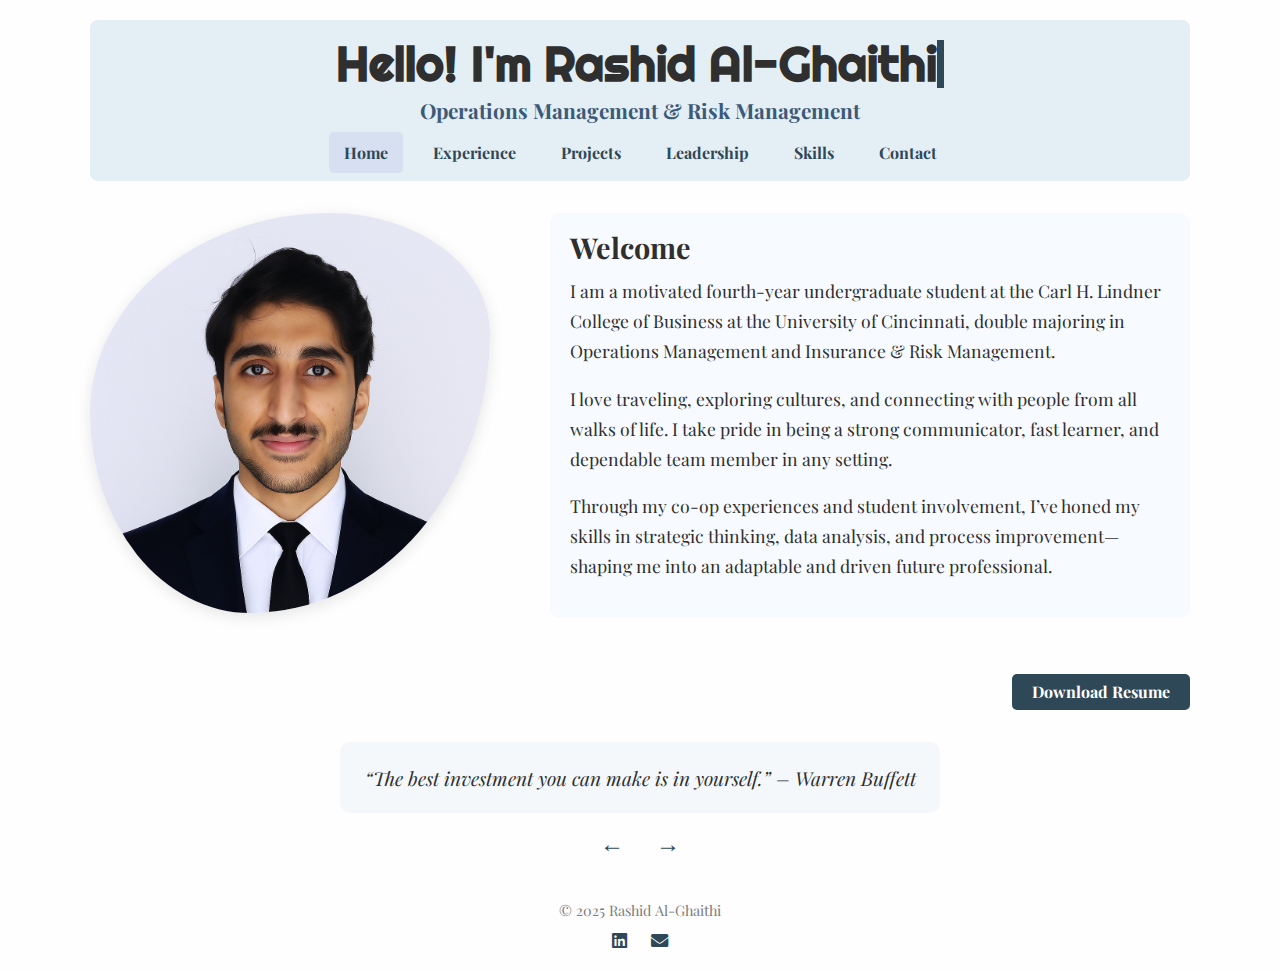
<file: index.html>
<!DOCTYPE html>
<html lang="en">
<head>
  <meta charset="UTF-8" />
  <meta name="viewport" content="width=device-width, initial-scale=1.0"/>
  <link rel="stylesheet" href="reset.css" />
  <link rel="stylesheet" href="main.css" />
  <link rel="preconnect" href="https://fonts.googleapis.com" />
  <link rel="preconnect" href="https://fonts.gstatic.com" crossorigin />
  <link href="https://fonts.googleapis.com/css2?family=Playfair+Display&family=Righteous&display=swap" rel="stylesheet"/>
  <link rel="stylesheet" href="https://use.fontawesome.com/releases/v5.15.4/css/all.css" crossorigin="anonymous"/>
  <title>Rashid Al-Ghaithi | Portfolio</title>
</head>
<body>
  <div class="wrapper">
    <header class="typewriter header-bg">
      <h1>Hello! I'm Rashid Al-Ghaithi</h1>
      <h2 class="subheading-highlight">Operations Management & Risk Management</h2>
    
      <nav>
        <ul>
          <li><a href="index.html" class="active">Home</a></li>
          <li><a href="experience.html">Experience</a></li>
          <li><a href="projects.html">Projects</a></li>
          <li><a href="leadership.html">Leadership</a></li>
          <li><a href="skills.html">Skills</a></li>
          <li><a href="contact.html">Contact</a></li>
        </ul>
      </nav>
    </header>

    <main>
      <section class="hero-section">
        <img src="photo1.png" alt="Rashid Al-Ghaithi smiling" class="hero-image larger" />
        
        <div class="intro intro-bg">
          <h3>Welcome</h3>
          <p>I am a motivated fourth-year undergraduate student at the Carl H. Lindner College of Business at the University of Cincinnati, double majoring in Operations Management and Insurance & Risk Management.</p>
          <p>I love traveling, exploring cultures, and connecting with people from all walks of life. I take pride in being a strong communicator, fast learner, and dependable team member in any setting.</p>
          <p>Through my co-op experiences and student involvement, I’ve honed my skills in strategic thinking, data analysis, and process improvement—shaping me into an adaptable and driven future professional.</p>
        </div>

        
        <div class="download-btn-container">
          <a href="Rashid_Resume.pdf" class="btn" target="_blank">Download Resume</a>
        </div>
      </section>

      <section class="quote-slider">
        <blockquote class="active">“The best investment you can make is in yourself.” – Warren Buffett</blockquote>
        <blockquote>“Success is not final; failure is not fatal: it is the courage to continue that counts.” – Winston Churchill</blockquote>
        <blockquote>“In the middle of difficulty lies opportunity.” – Albert Einstein</blockquote>
        <blockquote>“Leadership is not about being in charge. It is about taking care of those in your charge.” – Simon Sinek</blockquote>
        <div class="quote-nav">
          <button id="prev-quote">&#8592;</button>
          <button id="next-quote">&#8594;</button>
        </div>
      </section>
    </main>

    <footer class="center-footer">
      <p>&copy; 2025 Rashid Al-Ghaithi</p>
      <a href="https://www.linkedin.com/in/rashid-al-ghaithi" target="_blank"><i class="fab fa-linkedin"></i></a>
      <a href="mailto:alghairm@mail.uc.edu"><i class="fas fa-envelope"></i></a>
    </footer>
  </div>

  <script>
    const quotes = document.querySelectorAll('.quote-slider blockquote');
    const prevBtn = document.getElementById('prev-quote');
    const nextBtn = document.getElementById('next-quote');
    let index = 0;

    function showQuote(i) {
      quotes.forEach(q => q.classList.remove('active'));
      quotes[i].classList.add('active');
    }

    prevBtn.addEventListener('click', () => {
      index = (index - 1 + quotes.length) % quotes.length;
      showQuote(index);
    });

    nextBtn.addEventListener('click', () => {
      index = (index + 1) % quotes.length;
      showQuote(index);
    });
  </script>
</body>
</html>
</file>
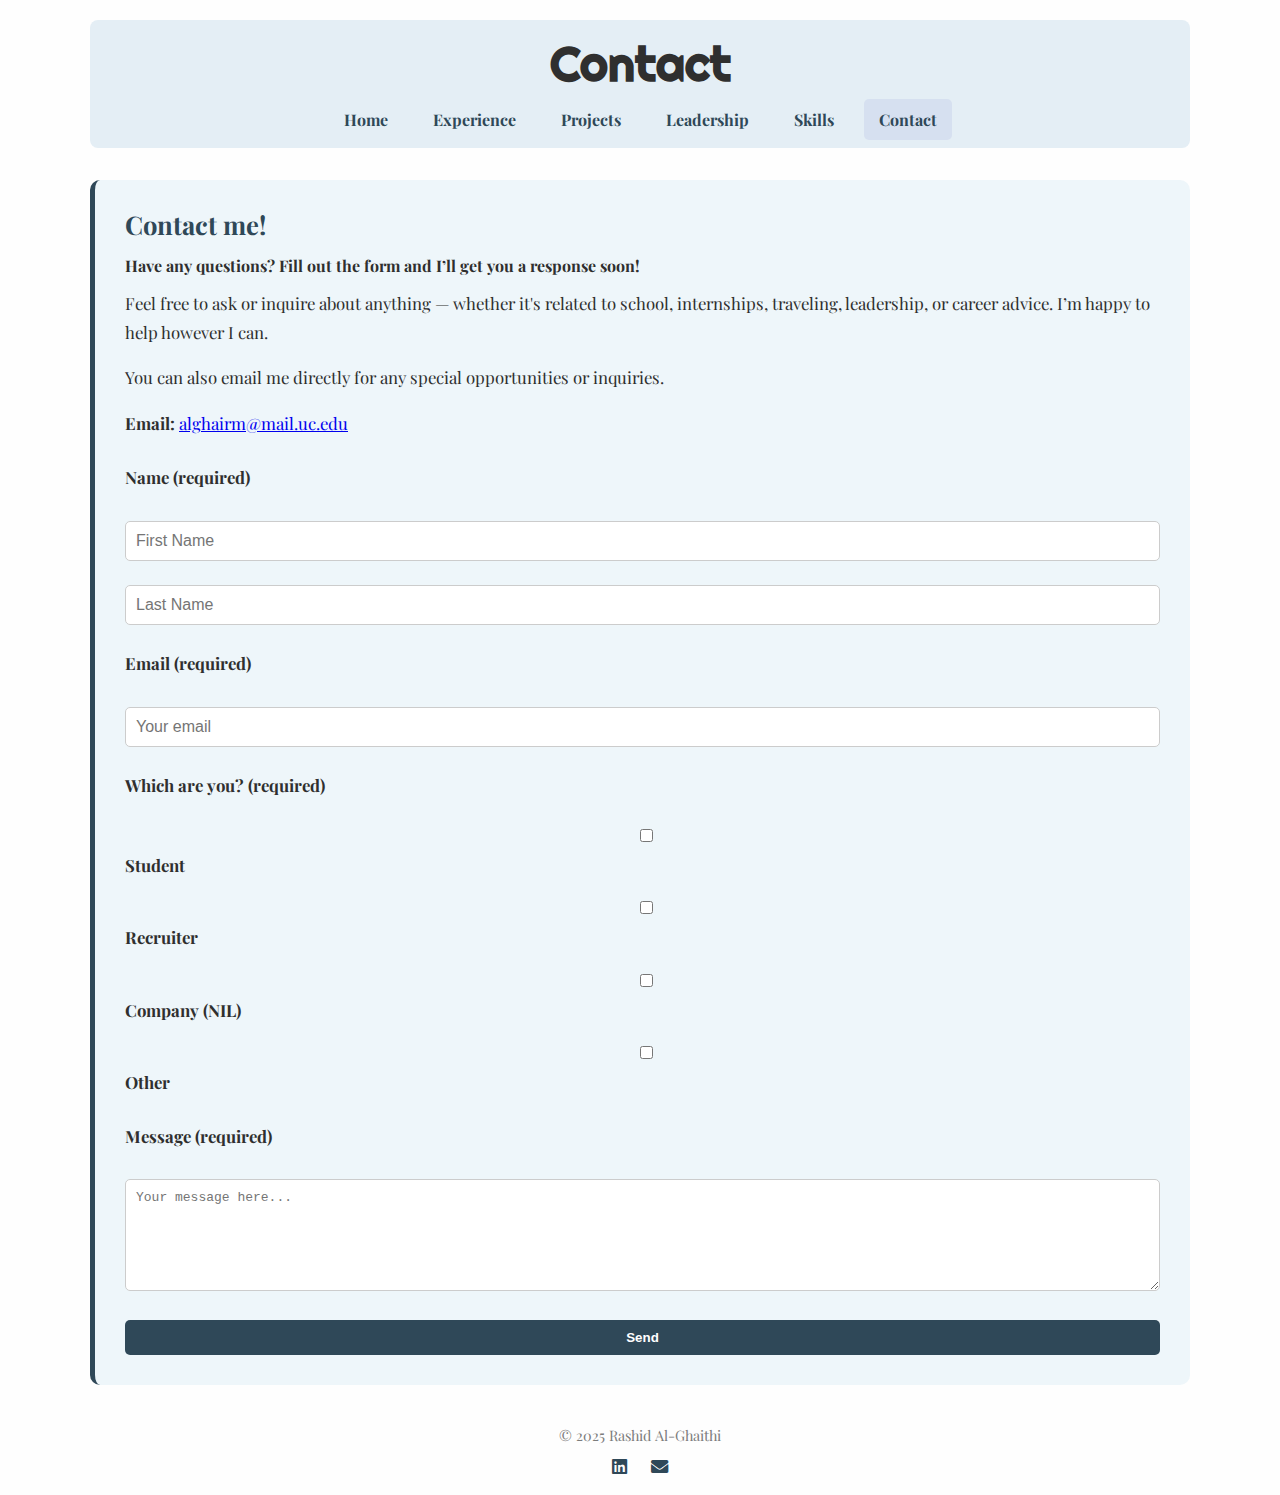
<file: contact.html>
<!DOCTYPE html>
<html lang="en">
<head>
  <meta charset="UTF-8" />
  <meta name="viewport" content="width=device-width, initial-scale=1.0"/>
  <link rel="stylesheet" href="reset.css" />
  <link rel="stylesheet" href="main.css" />
  <link rel="preconnect" href="https://fonts.googleapis.com" />
  <link rel="preconnect" href="https://fonts.gstatic.com" crossorigin />
  <link href="https://fonts.googleapis.com/css2?family=Playfair+Display&family=Righteous&display=swap" rel="stylesheet" />
  <link rel="stylesheet" href="https://use.fontawesome.com/releases/v5.15.4/css/all.css" crossorigin="anonymous"/>
  <title>Contact | Rashid Al-Ghaithi</title>
</head>
<body>
  <div class="wrapper">
    <header>
      <h1>Contact</h1>
      <nav>
        <ul>
          <li><a href="index.html">Home</a></li>
          <li><a href="experience.html">Experience</a></li>
          <li><a href="projects.html">Projects</a></li>
          <li><a href="leadership.html">Leadership</a></li>
          <li><a href="skills.html">Skills</a></li>
          <li><a href="contact.html" class="active">Contact</a></li>
        </ul>
      </nav>
    </header>

    <main>
      <section class="contact-container">
        <div class="contact-text">
          <h2 class="section-title">Contact me!</h2>
          <h3>Have any questions? Fill out the form and I’ll get you a response soon!</h3>
          <p>
            Feel free to ask or inquire about anything — whether it's related to school, internships, traveling, leadership, or career advice.  
            I’m happy to help however I can.
          </p>
          <p>
            You can also email me directly for any special opportunities or inquiries.
          </p>
          <p><strong>Email:</strong> <a href="mailto:alghairm@mail.uc.edu">alghairm@mail.uc.edu</a></p>
        </div>

        <!-- Formspree form -->
        <form class="contact-form" action="https://formspree.io/f/mqabgwag" method="POST">
          <label>Name <span>(required)</span></label>
          <div class="name-row">
            <input type="text" name="first-name" placeholder="First Name" required>
            <input type="text" name="last-name" placeholder="Last Name" required>
          </div>

          <label>Email <span>(required)</span></label>
          <input type="email" name="email" placeholder="Your email" required>

          <label>Which are you? <span>(required)</span></label>
            <div class="checkbox-group">
    <div><input type="checkbox" name="identity" value="Student"><label>Student</label></div>
    <div><input type="checkbox" name="identity" value="Recruiter"><label>Recruiter</label></div>
    <div><input type="checkbox" name="identity" value="Company"><label>Company (NIL)</label></div>
    <div><input type="checkbox" name="identity" value="Other"><label>Other</label></div>
  </div>

          <label>Message <span>(required)</span></label>
          <textarea name="message" rows="6" placeholder="Your message here..." required></textarea>

          <button type="submit" class="btn">Send</button>
        </form>
      </section>
    </main>

    <footer class="center-footer">
      <p>&copy; 2025 Rashid Al-Ghaithi</p>
      <a href="https://www.linkedin.com/in/rashid-al-ghaithi" target="_blank"><i class="fab fa-linkedin"></i></a>
      <a href="mailto:alghairm@mail.uc.edu"><i class="fas fa-envelope"></i></a>
    </footer>
  </div>
</body>
</html>
</file>
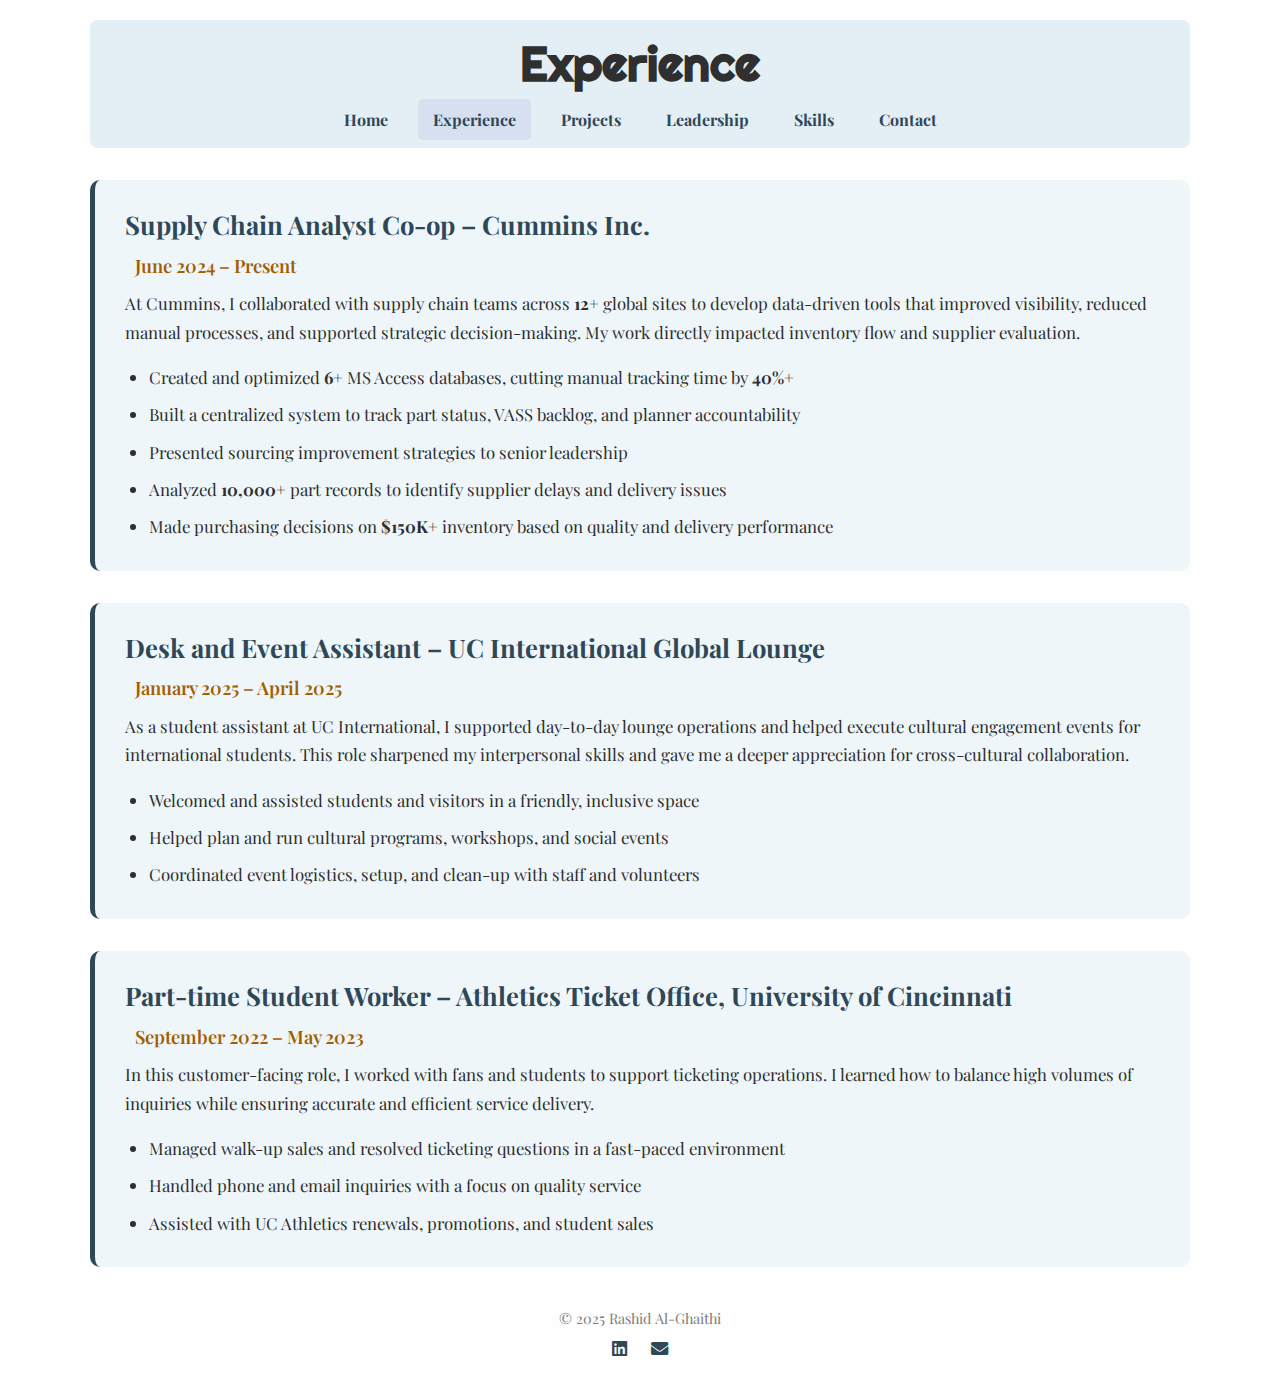
<file: experience.html>
<!DOCTYPE html>
<html lang="en">
<head>
  <meta charset="UTF-8" />
  <meta name="viewport" content="width=device-width, initial-scale=1.0"/>
  <link rel="stylesheet" href="reset.css" />
  <link rel="stylesheet" href="main.css" />
  <link rel="preconnect" href="https://fonts.googleapis.com" />
  <link rel="preconnect" href="https://fonts.gstatic.com" crossorigin />
  <link href="https://fonts.googleapis.com/css2?family=Playfair+Display&family=Righteous&display=swap" rel="stylesheet" />
  <link rel="stylesheet" href="https://use.fontawesome.com/releases/v5.15.4/css/all.css" crossorigin="anonymous"/>
  <title>Experience | Rashid Al-Ghaithi</title>
</head>
<body>
  <div class="wrapper">
    <header>
      <h1>Experience</h1>
      <nav>
        <ul>
          <li><a href="index.html">Home</a></li>
          <li><a href="experience.html" class="active">Experience</a></li>
          <li><a href="projects.html">Projects</a></li>
          <li><a href="leadership.html">Leadership</a></li>
          <li><a href="skills.html">Skills</a></li>
          <li><a href="contact.html">Contact</a></li>
        </ul>
      </nav>
    </header>

    <main>
      <section class="experience-section">
        <h2>Supply Chain Analyst Co-op – Cummins Inc.</h2>
        <span class="date-range">June 2024 – Present</span>
        <p>
          At Cummins, I collaborated with supply chain teams across <strong>12+</strong> global sites to develop data-driven tools that improved visibility, reduced manual processes, and supported strategic decision-making. My work directly impacted inventory flow and supplier evaluation.
        </p>
        <ul>
          <li>Created and optimized <strong>6+</strong> MS Access databases, cutting manual tracking time by <strong>40%</strong>+</li>
          <li>Built a centralized system to track part status, VASS backlog, and planner accountability</li>
          <li>Presented sourcing improvement strategies to senior leadership</li>
          <li>Analyzed <strong>10,000+</strong> part records to identify supplier delays and delivery issues</li>
          <li>Made purchasing decisions on <strong>$150K+</strong> inventory based on quality and delivery performance</li>
        </ul>
      </section>

      <section class="experience-section">
        <h2>Desk and Event Assistant – UC International Global Lounge</h2>
        <span class="date-range">January 2025 – April 2025</span>
        <p>
          As a student assistant at UC International, I supported day-to-day lounge operations and helped execute cultural engagement events for international students. This role sharpened my interpersonal skills and gave me a deeper appreciation for cross-cultural collaboration.
        </p>
        <ul>
          <li>Welcomed and assisted students and visitors in a friendly, inclusive space</li>
          <li>Helped plan and run cultural programs, workshops, and social events</li>
          <li>Coordinated event logistics, setup, and clean-up with staff and volunteers</li>
        </ul>
      </section>

      <section class="experience-section">
        <h2>Part-time Student Worker – Athletics Ticket Office, University of Cincinnati</h2>
        <span class="date-range">September 2022 – May 2023</span>
        <p>
          In this customer-facing role, I worked with fans and students to support ticketing operations. I learned how to balance high volumes of inquiries while ensuring accurate and efficient service delivery.
        </p>
        <ul>
          <li>Managed walk-up sales and resolved ticketing questions in a fast-paced environment</li>
          <li>Handled phone and email inquiries with a focus on quality service</li>
          <li>Assisted with UC Athletics renewals, promotions, and student sales</li>
        </ul>
      </section>
    </main>

    <footer class="center-footer">
      <p>&copy; 2025 Rashid Al-Ghaithi</p>
      <a href="https://www.linkedin.com/in/rashid-al-ghaithi" target="_blank"><i class="fab fa-linkedin"></i></a>
      <a href="mailto:alghairm@mail.uc.edu"><i class="fas fa-envelope"></i></a>
    </footer>
  </div>
</body>
</html>
</file>
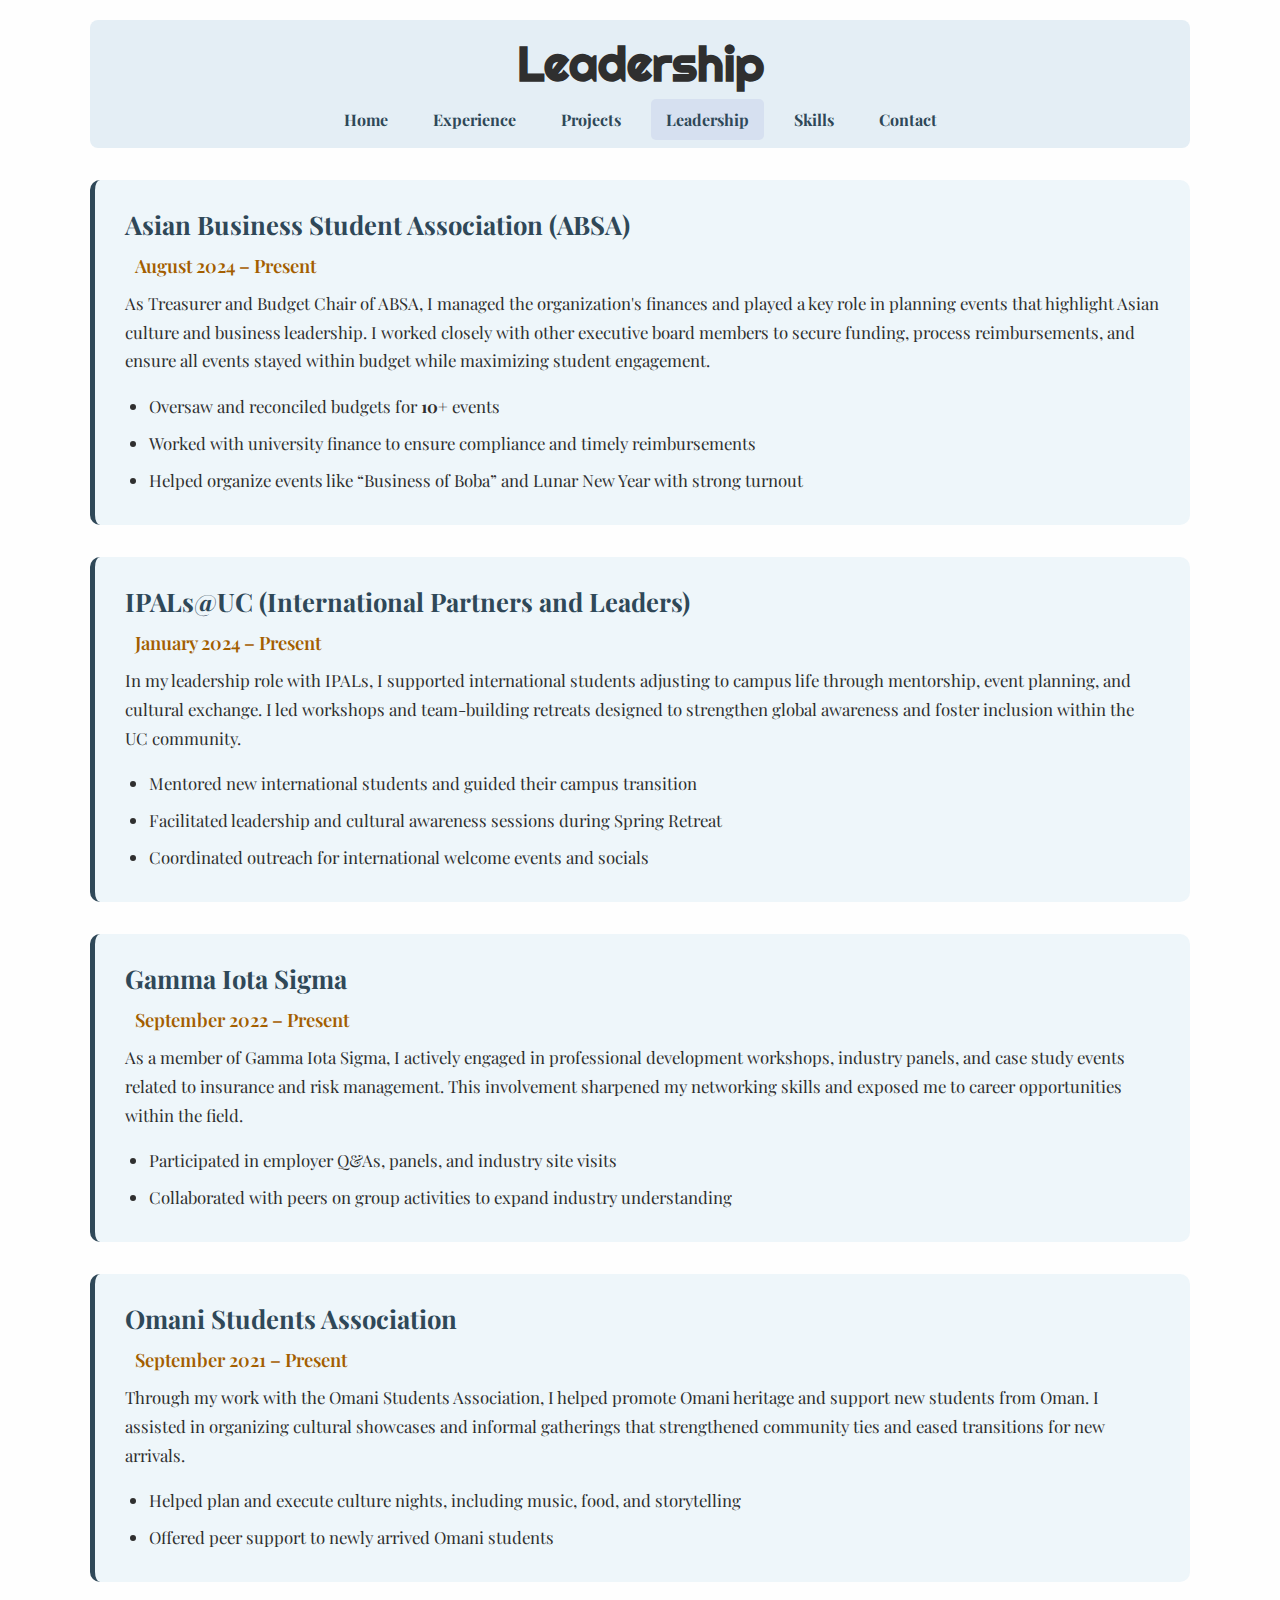
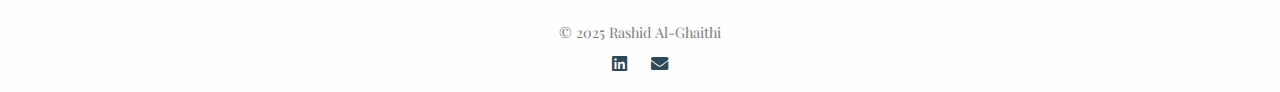
<file: leadership.html>
<!DOCTYPE html>
<html lang="en">
<head>
  <meta charset="UTF-8" />
  <meta name="viewport" content="width=device-width, initial-scale=1.0"/>
  <link rel="stylesheet" href="reset.css" />
  <link rel="stylesheet" href="main.css" />
  <link rel="preconnect" href="https://fonts.googleapis.com" />
  <link rel="preconnect" href="https://fonts.gstatic.com" crossorigin />
  <link href="https://fonts.googleapis.com/css2?family=Playfair+Display&family=Righteous&display=swap" rel="stylesheet" />
  <link rel="stylesheet" href="https://use.fontawesome.com/releases/v5.15.4/css/all.css" crossorigin="anonymous"/>
  <title>Leadership | Rashid Al-Ghaithi</title>
</head>
<body>
  <div class="wrapper">
    <header>
      <h1>Leadership</h1>
      <nav>
        <ul>
          <li><a href="index.html">Home</a></li>
          <li><a href="experience.html">Experience</a></li>
          <li><a href="projects.html">Projects</a></li>
          <li><a href="leadership.html" class="active">Leadership</a></li>
          <li><a href="skills.html">Skills</a></li>
          <li><a href="contact.html">Contact</a></li>
        </ul>
      </nav>
    </header>

    <main>
      <section class="leadership-section">
        <h2>Asian Business Student Association (ABSA)</h2>
        <span class="date-range">August 2024 – Present</span>
        <p>
          As Treasurer and Budget Chair of ABSA, I managed the organization's finances and played a key role in planning events that highlight Asian culture and business leadership. I worked closely with other executive board members to secure funding, process reimbursements, and ensure all events stayed within budget while maximizing student engagement.
        </p>
        <ul>
          <li>Oversaw and reconciled budgets for <strong>10+</strong> events</li>
          <li>Worked with university finance to ensure compliance and timely reimbursements</li>
          <li>Helped organize events like “Business of Boba” and Lunar New Year with strong turnout</li>
        </ul>
      </section>

      <section class="leadership-section">
        <h2>IPALs@UC (International Partners and Leaders)</h2>
        <span class="date-range">January 2024 – Present</span>
        <p>
          In my leadership role with IPALs, I supported international students adjusting to campus life through mentorship, event planning, and cultural exchange. I led workshops and team-building retreats designed to strengthen global awareness and foster inclusion within the UC community.
        </p>
        <ul>
          <li>Mentored new international students and guided their campus transition</li>
          <li>Facilitated leadership and cultural awareness sessions during Spring Retreat</li>
          <li>Coordinated outreach for international welcome events and socials</li>
        </ul>
      </section>

      <section class="leadership-section">
        <h2>Gamma Iota Sigma</h2>
        <span class="date-range">September 2022 – Present</span>
        <p>
          As a member of Gamma Iota Sigma, I actively engaged in professional development workshops, industry panels, and case study events related to insurance and risk management. This involvement sharpened my networking skills and exposed me to career opportunities within the field.
        </p>
        <ul>
          <li>Participated in employer Q&As, panels, and industry site visits</li>
          <li>Collaborated with peers on group activities to expand industry understanding</li>
        </ul>
      </section>

      <section class="leadership-section">
        <h2>Omani Students Association</h2>
        <span class="date-range">September 2021 – Present</span>
        <p>
          Through my work with the Omani Students Association, I helped promote Omani heritage and support new students from Oman. I assisted in organizing cultural showcases and informal gatherings that strengthened community ties and eased transitions for new arrivals.
        </p>
        <ul>
          <li>Helped plan and execute culture nights, including music, food, and storytelling</li>
          <li>Offered peer support to newly arrived Omani students</li>
        </ul>
      </section>
    </main>

    <footer class="center-footer">
      <p>&copy; 2025 Rashid Al-Ghaithi</p>
      <a href="https://www.linkedin.com/in/rashid-al-ghaithi" target="_blank"><i class="fab fa-linkedin"></i></a>
      <a href="mailto:alghairm@mail.uc.edu"><i class="fas fa-envelope"></i></a>
    </footer>
  </div>
</body>
</html>
</file>
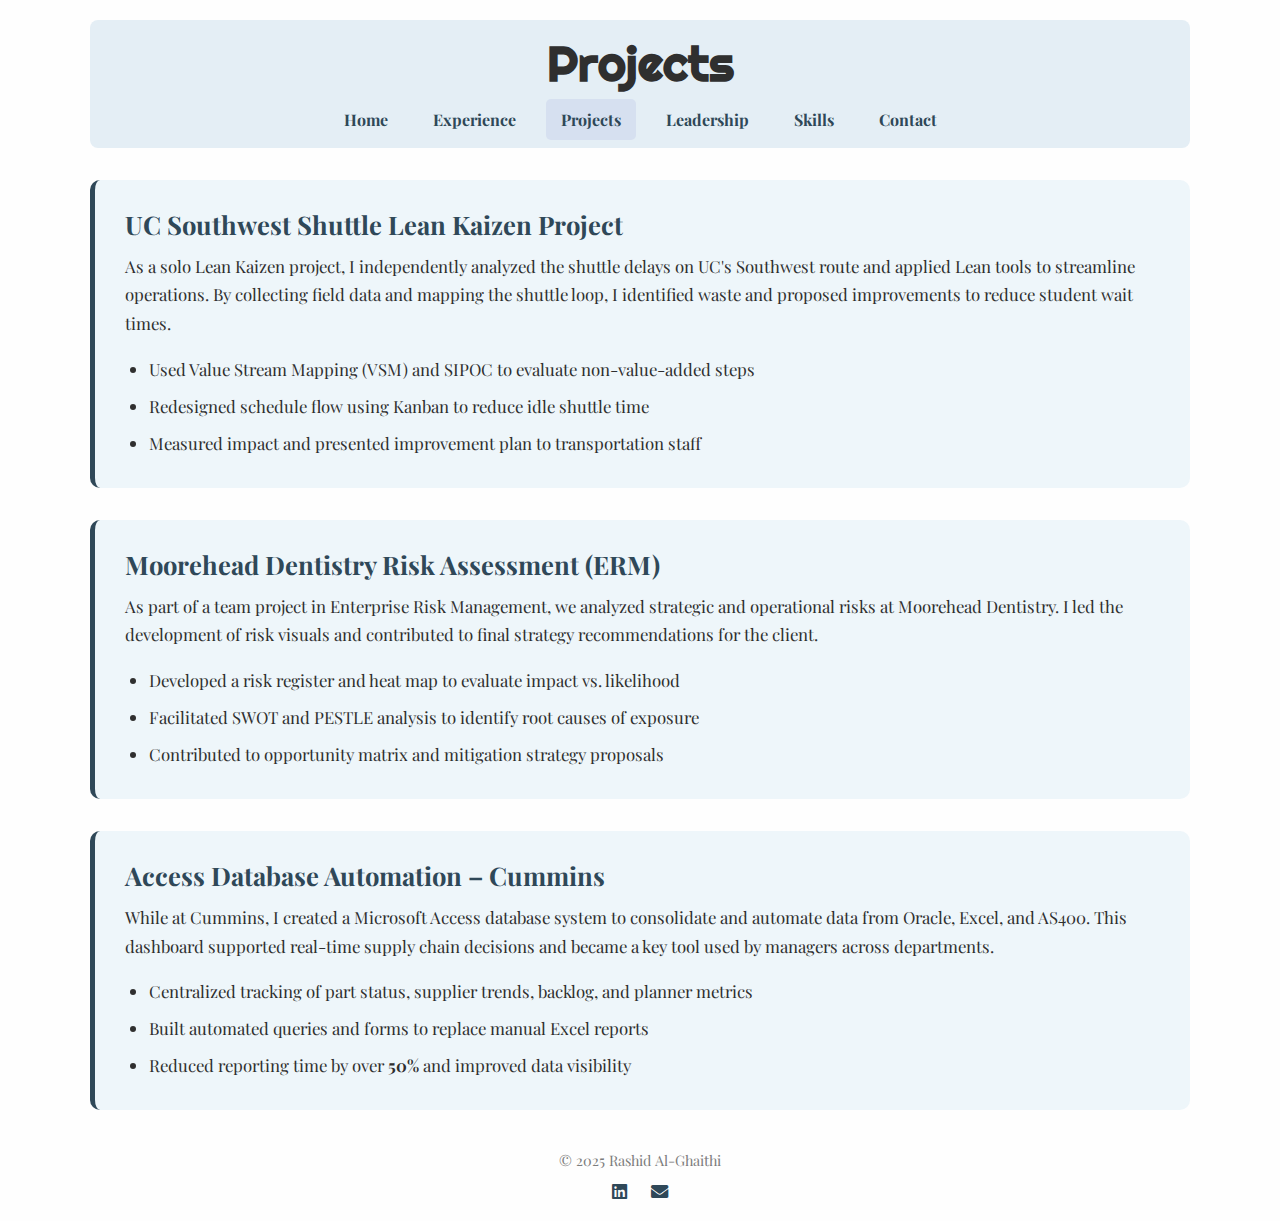
<file: projects.html>
<!DOCTYPE html>
<html lang="en">
<head>
  <meta charset="UTF-8" />
  <meta name="viewport" content="width=device-width, initial-scale=1.0"/>
  <link rel="stylesheet" href="reset.css" />
  <link rel="stylesheet" href="main.css" />
  <link rel="preconnect" href="https://fonts.googleapis.com" />
  <link rel="preconnect" href="https://fonts.gstatic.com" crossorigin />
  <link href="https://fonts.googleapis.com/css2?family=Playfair+Display&family=Righteous&display=swap" rel="stylesheet" />
  <link rel="stylesheet" href="https://use.fontawesome.com/releases/v5.15.4/css/all.css" crossorigin="anonymous"/>
  <title>Projects | Rashid Al-Ghaithi</title>
</head>
<body>
  <div class="wrapper">
    <header>
      <h1>Projects</h1>
      <nav>
        <ul>
          <li><a href="index.html">Home</a></li>
          <li><a href="experience.html">Experience</a></li>
          <li><a href="projects.html" class="active">Projects</a></li>
          <li><a href="leadership.html">Leadership</a></li>
          <li><a href="skills.html">Skills</a></li>
          <li><a href="contact.html">Contact</a></li>
        </ul>
      </nav>
    </header>

    <main>
      <section class="project-section">
        <h2>UC Southwest Shuttle Lean Kaizen Project</h2>
        <p>
          As a solo Lean Kaizen project, I independently analyzed the shuttle delays on UC's Southwest route and applied Lean tools to streamline operations. By collecting field data and mapping the shuttle loop, I identified waste and proposed improvements to reduce student wait times.
        </p>
        <ul>
          <li>Used Value Stream Mapping (VSM) and SIPOC to evaluate non-value-added steps</li>
          <li>Redesigned schedule flow using Kanban to reduce idle shuttle time</li>
          <li>Measured impact and presented improvement plan to transportation staff</li>
        </ul>
      </section>

      <section class="project-section">
        <h2>Moorehead Dentistry Risk Assessment (ERM)</h2>
        <p>
          As part of a team project in Enterprise Risk Management, we analyzed strategic and operational risks at Moorehead Dentistry. I led the development of risk visuals and contributed to final strategy recommendations for the client.
        </p>
        <ul>
          <li>Developed a risk register and heat map to evaluate impact vs. likelihood</li>
          <li>Facilitated SWOT and PESTLE analysis to identify root causes of exposure</li>
          <li>Contributed to opportunity matrix and mitigation strategy proposals</li>
        </ul>
      </section>

      <section class="project-section">
        <h2>Access Database Automation – Cummins</h2>
        <p>
          While at Cummins, I created a Microsoft Access database system to consolidate and automate data from Oracle, Excel, and AS400. This dashboard supported real-time supply chain decisions and became a key tool used by managers across departments.
        </p>
        <ul>
          <li>Centralized tracking of part status, supplier trends, backlog, and planner metrics</li>
          <li>Built automated queries and forms to replace manual Excel reports</li>
          <li>Reduced reporting time by over <strong>50%</strong> and improved data visibility</li>
        </ul>
      </section>
    </main>

    <footer class="center-footer">
      <p>&copy; 2025 Rashid Al-Ghaithi</p>
      <a href="https://www.linkedin.com/in/rashid-al-ghaithi" target="_blank"><i class="fab fa-linkedin"></i></a>
      <a href="mailto:alghairm@mail.uc.edu"><i class="fas fa-envelope"></i></a>
    </footer>
  </div>
</body>
</html>
</file>
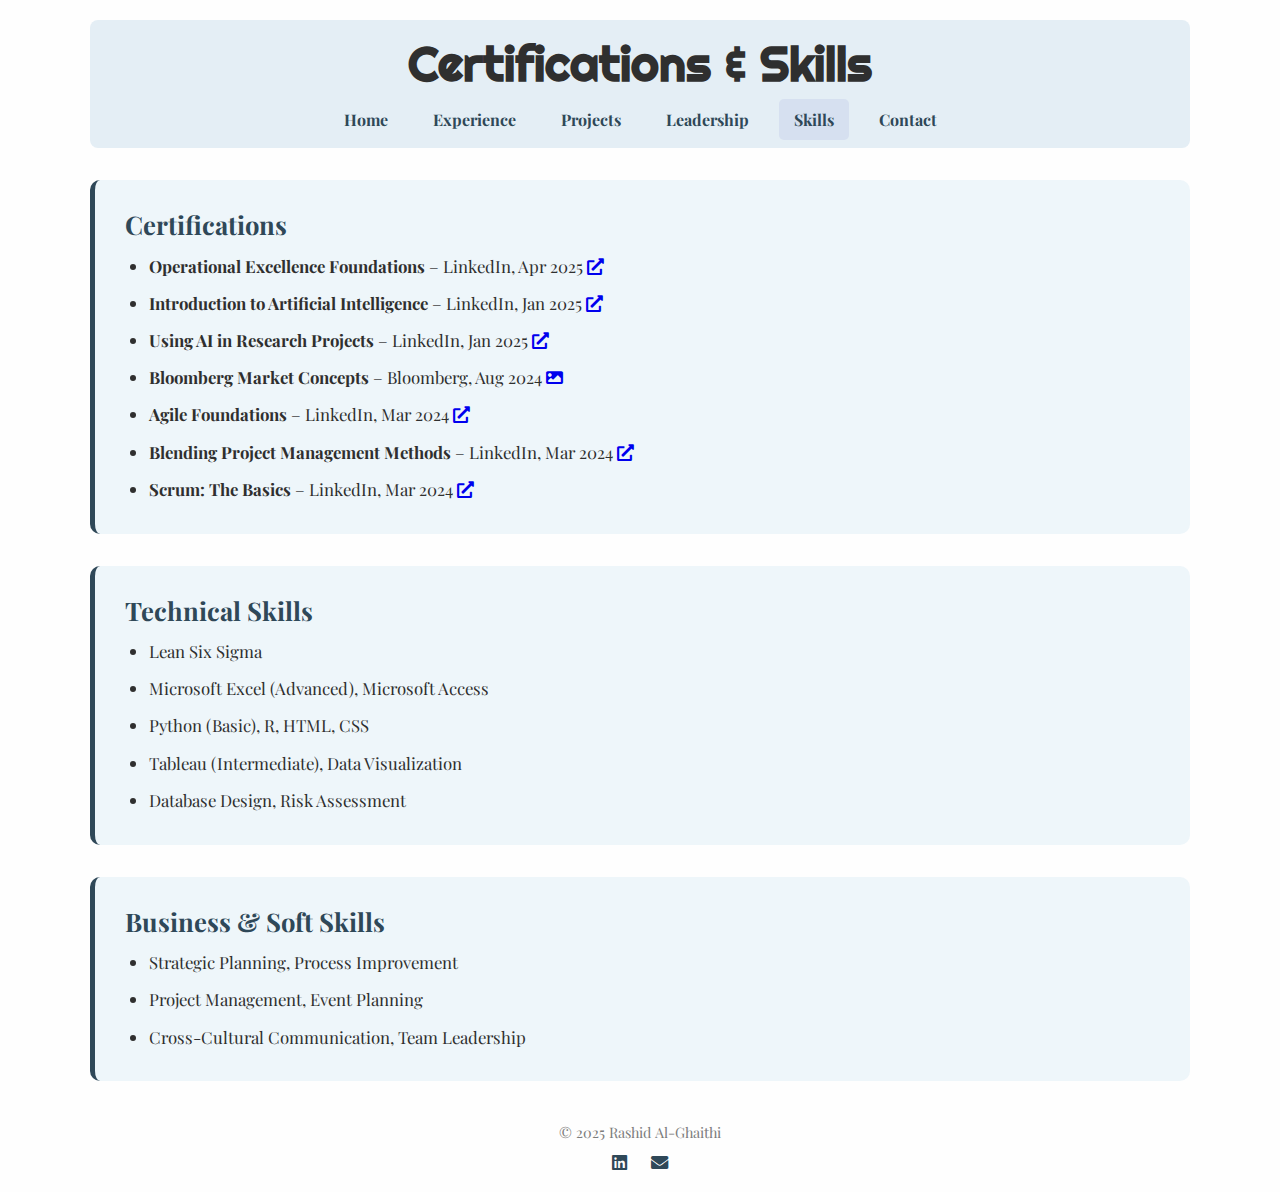
<file: skills.html>
<!DOCTYPE html>
<html lang="en">
<head>
  <meta charset="UTF-8" />
  <meta name="viewport" content="width=device-width, initial-scale=1.0"/>
  <link rel="stylesheet" href="reset.css" />
  <link rel="stylesheet" href="main.css" />
  <link rel="preconnect" href="https://fonts.googleapis.com" />
  <link rel="preconnect" href="https://fonts.gstatic.com" crossorigin />
  <link href="https://fonts.googleapis.com/css2?family=Playfair+Display&family=Righteous&display=swap" rel="stylesheet" />
  <link rel="stylesheet" href="https://use.fontawesome.com/releases/v5.15.4/css/all.css" crossorigin="anonymous"/>
  <title>Certifications & Skills | Rashid Al-Ghaithi</title>
</head>
<body>
  <div class="wrapper">
    <header>
      <h1>Certifications & Skills</h1>
      <nav>
        <ul>
          <li><a href="index.html">Home</a></li>
          <li><a href="experience.html">Experience</a></li>
          <li><a href="projects.html">Projects</a></li>
          <li><a href="leadership.html">Leadership</a></li>
          <li><a href="skills.html" class="active">Skills</a></li>
          <li><a href="contact.html">Contact</a></li>
        </ul>
      </nav>
    </header>

    <main>
      <section class="skill-section">
        <h2>Certifications</h2>
        <ul>
          <li><strong>Operational Excellence Foundations</strong> – LinkedIn, Apr 2025 
            <a href="https://www.linkedin.com/learning/certificates/20c1159e0da0dfd34899b9f48b68fe3833370b1df53345dd484e3ee6fe352da6?trk=share_certificate" target="_blank"><i class="fas fa-external-link-alt"></i></a>
          </li>
          <li><strong>Introduction to Artificial Intelligence</strong> – LinkedIn, Jan 2025 
            <a href="https://www.linkedin.com/learning/certificates/d6a1b02dcb0f30525c1a60e2fdcea83d82f986eb550a1414591a93812c29f964" target="_blank"><i class="fas fa-external-link-alt"></i></a>
          </li>
          <li><strong>Using AI in Research Projects</strong> – LinkedIn, Jan 2025 
            <a href="https://www.linkedin.com/learning/certificates/5dc47ccddcb7a8cb23e71a055eb9b0a5b3426094cabd3262e281c61359fb6418" target="_blank"><i class="fas fa-external-link-alt"></i></a>
          </li>
          <li><strong>Bloomberg Market Concepts</strong> – Bloomberg, Aug 2024 
            <a href="Bloomberg_Market_Concepts.png" target="_blank"><i class="fas fa-image"></i></a>
          </li>
          <li><strong>Agile Foundations</strong> – LinkedIn, Mar 2024 
            <a href="https://www.linkedin.com/learning/certificates/086ae29c72f7ebeef96abeda0b785f9b5be15d826a9b17be6938bbd8319c06ee" target="_blank"><i class="fas fa-external-link-alt"></i></a>
          </li>
          <li><strong>Blending Project Management Methods</strong> – LinkedIn, Mar 2024 
            <a href="https://www.linkedin.com/learning/certificates/9fa7a5d20970e1ddd799137c178661936c559f07de04f7df29cd9696db1b97a5?trk=share_certificate%20#agilewaterfallmethodologies." target="_blank"><i class="fas fa-external-link-alt"></i></a>
          </li>
          <li><strong>Scrum: The Basics</strong> – LinkedIn, Mar 2024 
            <a href="https://www.linkedin.com/learning/certificates/4c2e35efc4a8c8a50f224dd65a33d1a49a876e39b4951e45384bc32b0ae13437" target="_blank"><i class="fas fa-external-link-alt"></i></a>
          </li>
        </ul>
      </section>

      <section class="skill-section">
        <h2>Technical Skills</h2>
        <ul>
          <li>Lean Six Sigma</li>
          <li>Microsoft Excel (Advanced), Microsoft Access</li>
          <li>Python (Basic), R, HTML, CSS</li>
          <li>Tableau (Intermediate), Data Visualization</li>
          <li>Database Design, Risk Assessment</li>
        </ul>
      </section>

      <section class="skill-section">
        <h2>Business & Soft Skills</h2>
        <ul>
          <li>Strategic Planning, Process Improvement</li>
          <li>Project Management, Event Planning</li>
          <li>Cross-Cultural Communication, Team Leadership</li>
        </ul>
      </section>
    </main>

    <footer>
      <p>&copy; 2025 Rashid Al-Ghaithi</p>
      <a href="https://www.linkedin.com/in/rashid-al-ghaithi" target="_blank"><i class="fab fa-linkedin"></i></a>
      <a href="mailto:alghairm@mail.uc.edu"><i class="fas fa-envelope"></i></a>
    </footer>
  </div>
</body>
</html>
</file>
<file: main.css>
body {
  font-family: 'Playfair Display', serif;
  background-color: #fefefe;
  margin: 0;
  color: #2f2f2f;
}

.wrapper {
  max-width: 1100px;
  margin: 0 auto;
  padding: 20px;
}

header {
  text-align: center;
  margin-bottom: 2em;
  background-color: #e4eef5;
  padding: 20px 10px;
  border-radius: 8px;
}

header h1 {
  font-family: 'Righteous', sans-serif;
  font-size: 3em;
  margin: 0;
}

.subheading-highlight {
  font-size: 1.3em;
  color: #3c5a78;
  margin-top: 0.5em;
}

nav ul {
  list-style: none;
  padding: 0;
  display: flex;
  justify-content: center;
  flex-wrap: wrap;
  gap: 15px;
  margin-top: 1.5em;
}

nav ul li a {
  text-decoration: none;
  color: #2f4858;
  font-weight: bold;
  padding: 10px 15px;
  border-radius: 5px;
  transition: background-color 0.3s;
}

nav ul li a:hover,
nav ul li a.active {
  background-color: #d6e0f0;
}

.hero-section {
  display: flex;
  align-items: flex-start;
  justify-content: space-between;
  flex-wrap: wrap;
  gap: 30px;
  margin-top: 2em;
}

.hero-image.larger {
  width: 400px;
  height: 400px;
  object-fit: cover;
  border-radius: 60% 40% 60% 40% / 50% 30% 70% 50%;
  box-shadow: 0 4px 15px rgba(0,0,0,0.1);
}

.intro {
  max-width: 600px;
  flex-grow: 1;
}

.intro-bg {
  background-color: #f7faff;
  padding: 20px;
  border-radius: 10px;
}

.intro h3 {
  font-size: 1.8em;
  margin-bottom: 0.5em;
}

.intro p {
  font-size: 1.1em;
  line-height: 1.7em;
  margin-bottom: 1em;
}

.download-btn-container {
  width: 100%;
  text-align: right;
  margin-top: 10px;
}

.btn {
  background-color: #2f4858;
  color: #ffffff;
  padding: 10px 20px;
  text-decoration: none;
  font-weight: bold;
  border-radius: 5px;
  display: inline-block;
  margin-top: 1em;
  border: none;
  cursor: pointer;
  transition: background-color 0.3s ease;
}

.btn:hover {
  background-color: #3c5a78;
  color: #ffffff;
}

footer.center-footer,
footer {
  text-align: center;
  margin-top: 3em;
  color: #7c7c7c;
  font-size: 0.9em;
}

footer a {
  color: #2f4858;
  margin: 0 10px;
  font-size: 1.2em;
}

.typewriter h1 {
  display: inline-block;
  overflow: hidden;
  border-right: .15em solid #2f4858;
  white-space: nowrap;
  animation: typing 3.5s steps(40, end), blink-caret .75s step-end forwards;
}

@keyframes typing {
  from { width: 0 }
  to { width: 100% }
}

@keyframes blink-caret {
  from, to { border-color: transparent }
  50% { border-color: #2f4858; }
}

.typewriter h1::after {
  content: '';
  animation: none !important;
}

.quote-slider {
  position: relative;
  max-width: 600px;
  margin: 2em auto;
  text-align: center;
}

.quote-slider blockquote {
  display: none;
  font-size: 1.2em;
  font-style: italic;
  line-height: 1.7em;
  background-color: #f4f8fb;
  padding: 1em;
  border-radius: 10px;
}

.quote-slider blockquote.active {
  display: block;
}

.quote-nav {
  margin-top: 1em;
  display: flex;
  justify-content: center;
  gap: 20px;
}

.quote-nav button {
  background: none;
  border: none;
  font-size: 1.5em;
  color: #2f4858;
  cursor: pointer;
}

.quote-nav button:hover {
  color: #577694;
}

.experience-section,
.project-section,
.leadership-section,
.skill-section,
.contact-container {
  background-color: #eef6fa;
  padding: 30px;
  border-left: 5px solid #2f4858;
  border-radius: 10px;
  margin-bottom: 2em;
  line-height: 1.8em;
}

.experience-section h2,
.project-section h2,
.leadership-section h2,
.skill-section h2,
.contact-container h2 {
  color: #2f4858;
  font-size: 1.6em;
  margin-bottom: 0.5em;
}

.date-range {
  font-size: 1.15em;
  color: #a35e00;
  font-weight: 600;
  margin-left: 10px;
  display: block;
  margin-top: 0.2em;
}

.experience-section h3,
.project-section h3,
.leadership-section h3,
.skill-section h3 {
  margin-top: 0.5em;
  font-weight: bold;
}

.experience-section p,
.experience-section li,
.project-section p,
.project-section li,
.leadership-section p,
.leadership-section li,
.skill-section p,
.skill-section li,
.contact-container p,
.contact-container label,
.contact-container input,
.contact-container textarea {
  font-size: 1.05em;
  margin-top: 0.5em;
}

.experience-section ul,
.project-section ul,
.leadership-section ul,
.skill-section ul {
  padding-left: 1.5em;
  margin-top: 0.5em;
  list-style-type: disc;
}

.contact-form {
  margin-top: 1em;
  display: flex;
  flex-direction: column;
  gap: 1em;
}

.contact-form .name-row {
  display: flex;
  gap: 1em;
  flex-wrap: wrap;
}

.contact-form input,
.contact-form textarea {
  padding: 10px;
  border: 1px solid #ccc;
  border-radius: 5px;
  font-size: 1em;
  width: 100%;
  box-sizing: border-box;
}

.contact-form label {
  font-weight: bold;
  font-size: 1.05em;
  margin-bottom: 0.3em;
}

.checkbox-group {
  display: flex;
  flex-direction: column;
  gap: 0.8em;
  padding-left: 0;
}

.checkbox-item {
  display: flex;
  align-items: center;
  gap: 0.6em;
  font-size: 1.05em;
}

.checkbox-item input[type="checkbox"] {
  margin: 0;
  transform: scale(1.2);
}

.checkbox-item label {
  margin: 0;
  font-weight: bold;
}
</file>
